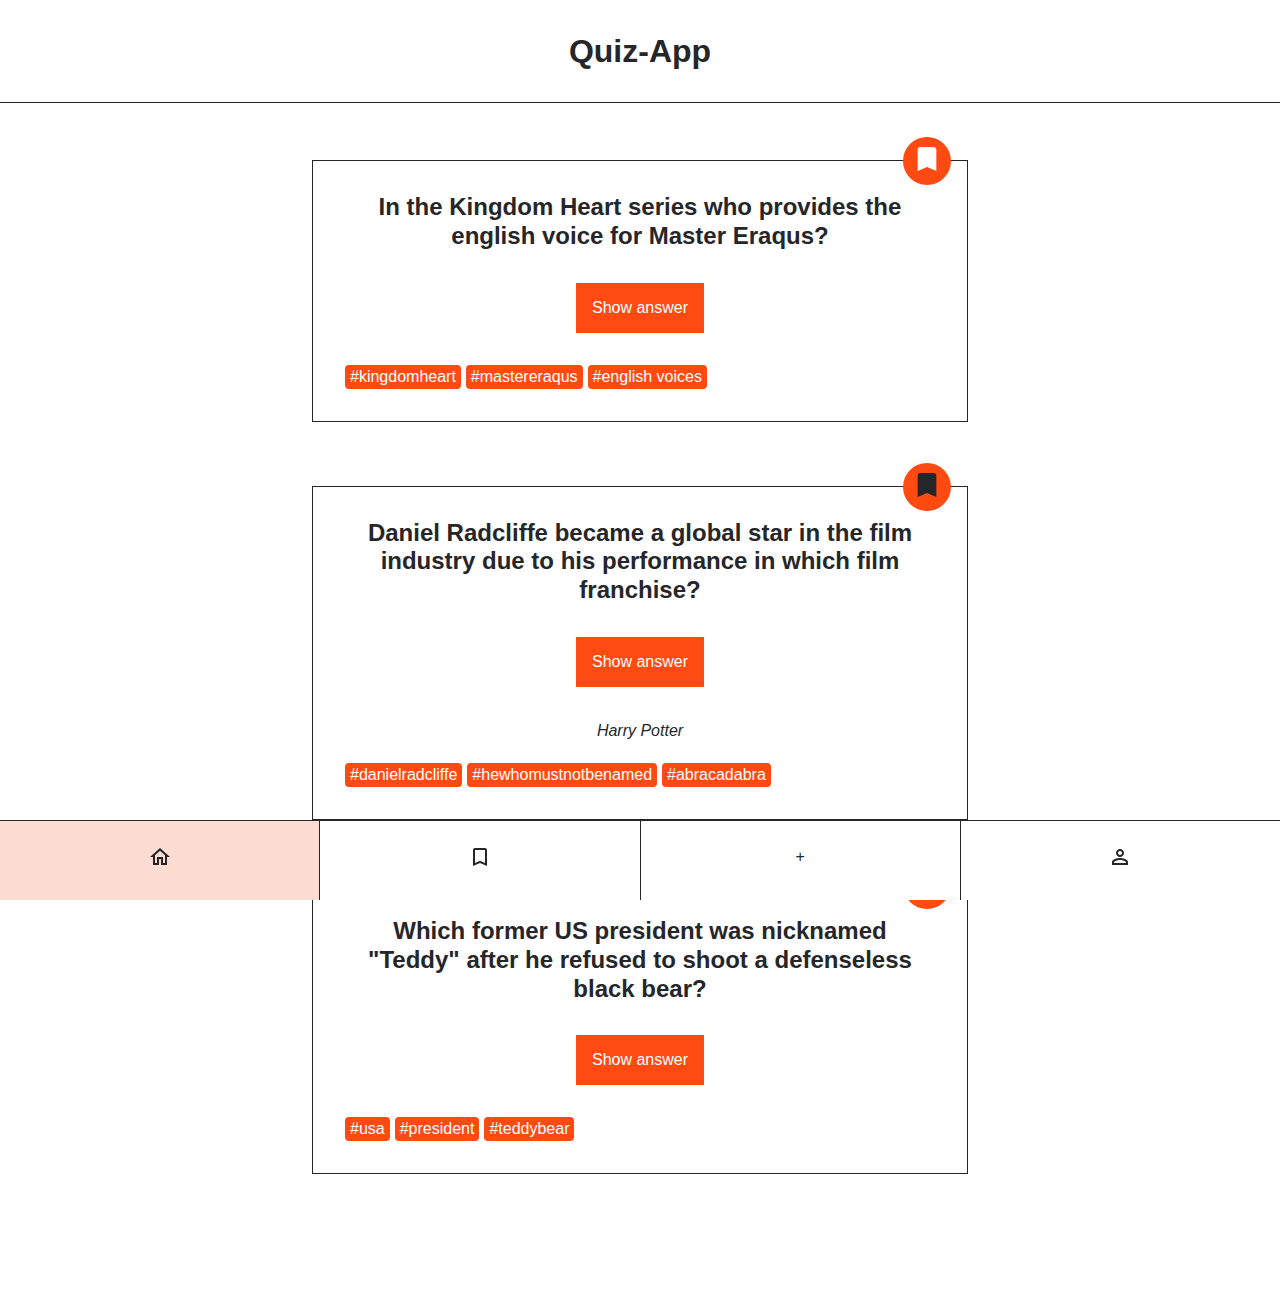
<file: index.html>
<!DOCTYPE html>
<html lang="en">
  <head>
    <meta charset="UTF-8" />
    <meta http-equiv="X-UA-Compatible" content="IE=edge" />
    <meta name="viewport" content="width=device-width, initial-scale=1.0" />
    <title>Quiz-App</title>
    <link rel="stylesheet" href="./styles.css" />
    <script src="/index.js" defer></script>
  </head>
  <body>
    <header class="header">
      <h1 class="header__title">Quiz-App</h1>
    </header>
    <main>
      <ul class="card-list">
        <!--
                FIRST CARD
              -->
        <li class="card-list__item">
          <article class="card">
            <h2 class="card__question">
              In the Kingdom Heart series who provides the english voice for
              Master Eraqus?
            </h2>
            <button
              class="card__button-answer"
              type="button"
              data-js="answer-button"
            >
              Show answer
            </button>
            <p class="card__answer" data-js="answer">Mark Hamill</p>
            <ul class="card__tag-list">
              <li class="card__tag-list-item">#kingdomheart</li>
              <li class="card__tag-list-item">#mastereraqus</li>
              <li class="card__tag-list-item">#english voices</li>
            </ul>
            <div class="card__button-bookmark">
              <button
                class="bookmark"
                aria-label="bookmark"
                type="button"
                data-js="bookmark-button"
              >
                <svg
                  class="bookmark__icon"
                  xmlns="http://www.w3.org/2000/svg"
                  viewbox="0 0 24 24"
                >
                  <path
                    d="M17 3H7c-1.1 0-2 .9-2 2v16l7-3 7 3V5c0-1.1-.9-2-2-2z"
                  />
                </svg>
              </button>
            </div>
          </article>
        </li>
        <!--
                SECOND CARD
              -->
        <li class="card-list__item">
          <article class="card">
            <h2 class="card__question">
              Daniel Radcliffe became a global star in the film industry due to
              his performance in which film franchise?
            </h2>
            <button class="card__button-answer" type="button">
              Show answer
            </button>
            <p class="card__answer card__answer--active">Harry Potter</p>
            <ul class="card__tag-list">
              <li class="card__tag-list-item">#danielradcliffe</li>
              <li class="card__tag-list-item">#hewhomustnotbenamed</li>
              <li class="card__tag-list-item">#abracadabra</li>
            </ul>
            <div class="card__button-bookmark">
              <button
                class="bookmark bookmark--active"
                aria-label="bookmark"
                type="button"
              >
                <svg
                  class="bookmark__icon"
                  xmlns="http://www.w3.org/2000/svg"
                  viewbox="0 0 24 24"
                >
                  <path
                    d="M17 3H7c-1.1 0-2 .9-2 2v16l7-3 7 3V5c0-1.1-.9-2-2-2z"
                  />
                </svg>
              </button>
            </div>
          </article>
        </li>
        <!--
                THIRD CARD
              -->
        <li class="card-list__item">
          <article class="card">
            <h2 class="card__question">
              Which former US president was nicknamed &quot;Teddy&quot; after he
              refused to shoot a defenseless black bear?
            </h2>
            <button class="card__button-answer" type="button">
              Show answer
            </button>
            <p class="card__answer">Theodore Roosevelt</p>
            <ul class="card__tag-list">
              <li class="card__tag-list-item">#usa</li>
              <li class="card__tag-list-item">#president</li>
              <li class="card__tag-list-item">#teddybear</li>
            </ul>
            <div class="card__button-bookmark">
              <button class="bookmark" aria-label="bookmark" type="button">
                <svg
                  class="bookmark__icon"
                  xmlns="http://www.w3.org/2000/svg"
                  viewbox="0 0 24 24"
                >
                  <path
                    d="M17 3H7c-1.1 0-2 .9-2 2v16l7-3 7 3V5c0-1.1-.9-2-2-2z"
                  />
                </svg>
              </button>
            </div>
          </article>
        </li>
      </ul>
    </main>

    <nav class="navigation">
      <ul class="navigation__list">
        <li class="navigation__list-item navigation__list-item--active">
          <a
            class="navigation__link"
            href="/index.html"
            aria-label="go to home page"
          >
            <svg
              xmlns="http://www.w3.org/2000/svg"
              height="24px"
              viewbox="0 0 24 24"
              width="24px"
            >
              <path
                d="M12 5.69l5 4.5V18h-2v-6H9v6H7v-7.81l5-4.5M12 3L2 12h3v8h6v-6h2v6h6v-8h3L12 3z"
              />
            </svg>
          </a>
        </li>
        <li class="navigation__list-item">
          <a
            class="navigation__link"
            href="/bookmarks.html"
            aria-label="go to bookmarks page"
          >
            <svg
              xmlns="http://www.w3.org/2000/svg"
              height="24px"
              viewbox="0 0 24 24"
              width="24px"
            >
              <path
                d="M17 3H7c-1.1 0-2 .9-2 2v16l7-3 7 3V5c0-1.1-.9-2-2-2zm0 15l-5-2.18L7 18V5h10v13z"
              />
            </svg>
          </a>
        </li>
        <li class="navigation__list-item">+</li>
        <li class="navigation__list-item">
          <a
            class="navigation__link"
            href="/profile.html"
            aria-label="go to profile page"
          >
            <svg
              xmlns="http://www.w3.org/2000/svg"
              height="24px"
              viewbox="0 0 24 24"
              width="24px"
            >
              <path
                d="M12 6c1.1 0 2 .9 2 2s-.9 2-2 2-2-.9-2-2 .9-2 2-2m0 9c2.7 0 5.8 1.29 6 2v1H6v-.99c.2-.72 3.3-2.01 6-2.01m0-11C9.79 4 8 5.79 8 8s1.79 4 4 4 4-1.79 4-4-1.79-4-4-4zm0 9c-2.67 0-8 1.34-8 4v3h16v-3c0-2.66-5.33-4-8-4z"
              />
            </svg>
          </a>
        </li>
      </ul>
    </nav>
  </body>
</html>
</file>
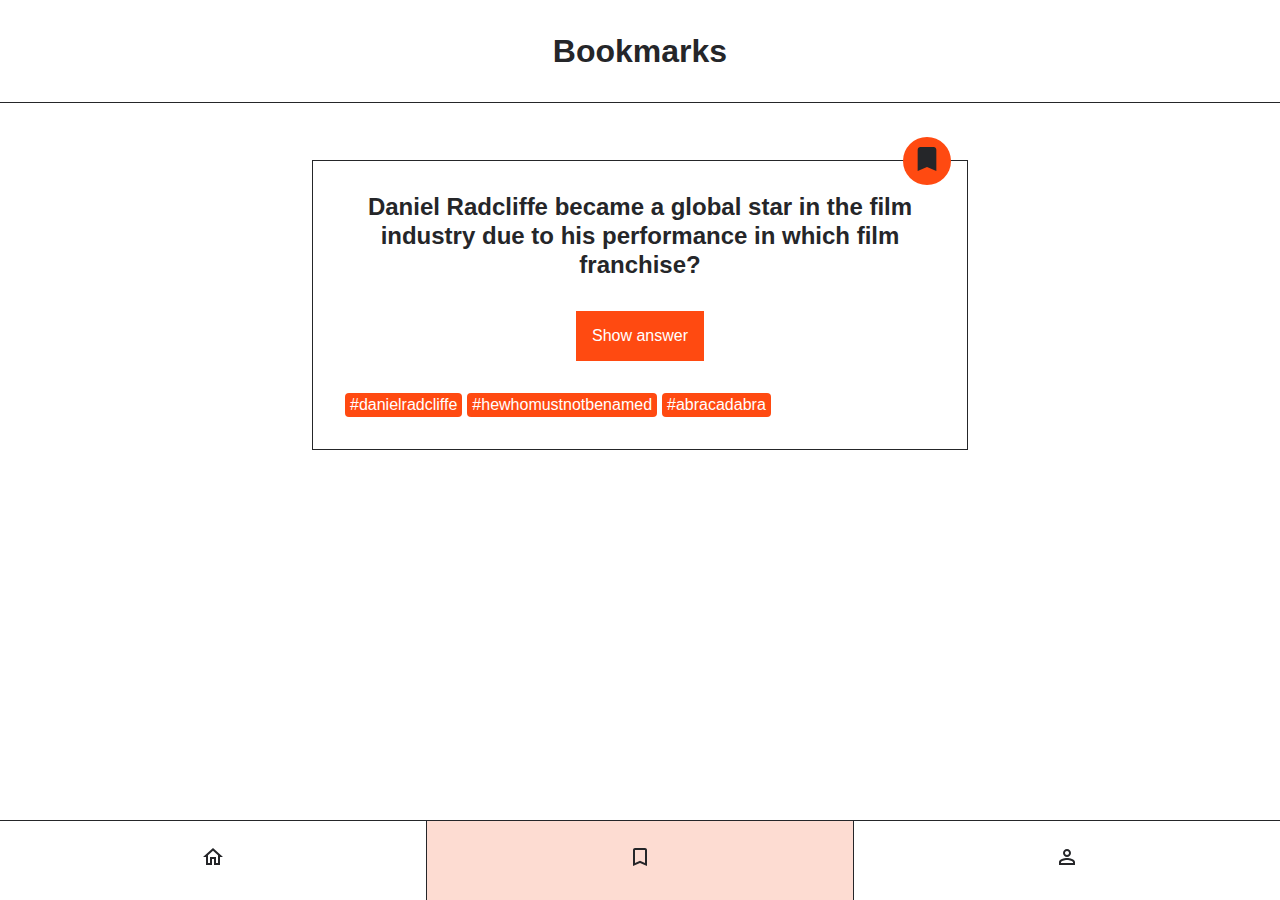
<file: bookmarks.html>
<!DOCTYPE html>
<html lang="en">
  <head>
    <meta charset="UTF-8" />
    <meta http-equiv="X-UA-Compatible" content="IE=edge" />
    <meta name="viewport" content="width=device-width, initial-scale=1.0" />
    <title>Quiz-App</title>
    <link rel="stylesheet" href="./styles.css" />
  </head>
  <body>
    <header class="header">
      <h1 class="header__title">Bookmarks</h1>
    </header>
    <main>
      <ul class="card-list">
        <li class="card-list__item">
          <article class="card">
            <h2 class="card__question">
              Daniel Radcliffe became a global star in the film industry due to
              his performance in which film franchise?
            </h2>
            <button class="card__button-answer" type="button">
              Show answer
            </button>
            <p class="card__answer">Harry Potter</p>
            <ul class="card__tag-list">
              <li class="card__tag-list-item">#danielradcliffe</li>
              <li class="card__tag-list-item">#hewhomustnotbenamed</li>
              <li class="card__tag-list-item">#abracadabra</li>
            </ul>
            <div class="card__button-bookmark">
              <button
                class="bookmark bookmark--active"
                aria-label="bookmark"
                type="button"
              >
                <svg
                  class="bookmark__icon"
                  xmlns="http://www.w3.org/2000/svg"
                  viewbox="0 0 24 24"
                >
                  <path
                    d="M17 3H7c-1.1 0-2 .9-2 2v16l7-3 7 3V5c0-1.1-.9-2-2-2z"
                  />
                </svg>
              </button>
            </div>
          </article>
        </li>
      </ul>
    </main>

    <nav class="navigation">
      <ul class="navigation__list">
        <li class="navigation__list-item">
          <a
            class="navigation__link"
            href="/index.html"
            aria-label="go to home page"
          >
            <svg
              xmlns="http://www.w3.org/2000/svg"
              height="24px"
              viewbox="0 0 24 24"
              width="24px"
            >
              <path
                d="M12 5.69l5 4.5V18h-2v-6H9v6H7v-7.81l5-4.5M12 3L2 12h3v8h6v-6h2v6h6v-8h3L12 3z"
              />
            </svg>
          </a>
        </li>
        <li class="navigation__list-item navigation__list-item--active">
          <a
            class="navigation__link"
            href="/bookmarks.html"
            aria-label="go to bookmarks page"
          >
            <svg
              xmlns="http://www.w3.org/2000/svg"
              height="24px"
              viewbox="0 0 24 24"
              width="24px"
            >
              <path
                d="M17 3H7c-1.1 0-2 .9-2 2v16l7-3 7 3V5c0-1.1-.9-2-2-2zm0 15l-5-2.18L7 18V5h10v13z"
              />
            </svg>
          </a>
        </li>
        <li class="navigation__list-item">
          <a
            class="navigation__link"
            href="/profile.html"
            aria-label="go to profile page"
          >
            <svg
              xmlns="http://www.w3.org/2000/svg"
              height="24px"
              viewbox="0 0 24 24"
              width="24px"
            >
              <path
                d="M12 6c1.1 0 2 .9 2 2s-.9 2-2 2-2-.9-2-2 .9-2 2-2m0 9c2.7 0 5.8 1.29 6 2v1H6v-.99c.2-.72 3.3-2.01 6-2.01m0-11C9.79 4 8 5.79 8 8s1.79 4 4 4 4-1.79 4-4-1.79-4-4-4zm0 9c-2.67 0-8 1.34-8 4v3h16v-3c0-2.66-5.33-4-8-4z"
              />
            </svg>
          </a>
        </li>
      </ul>
    </nav>
  </body>
</html>
</file>
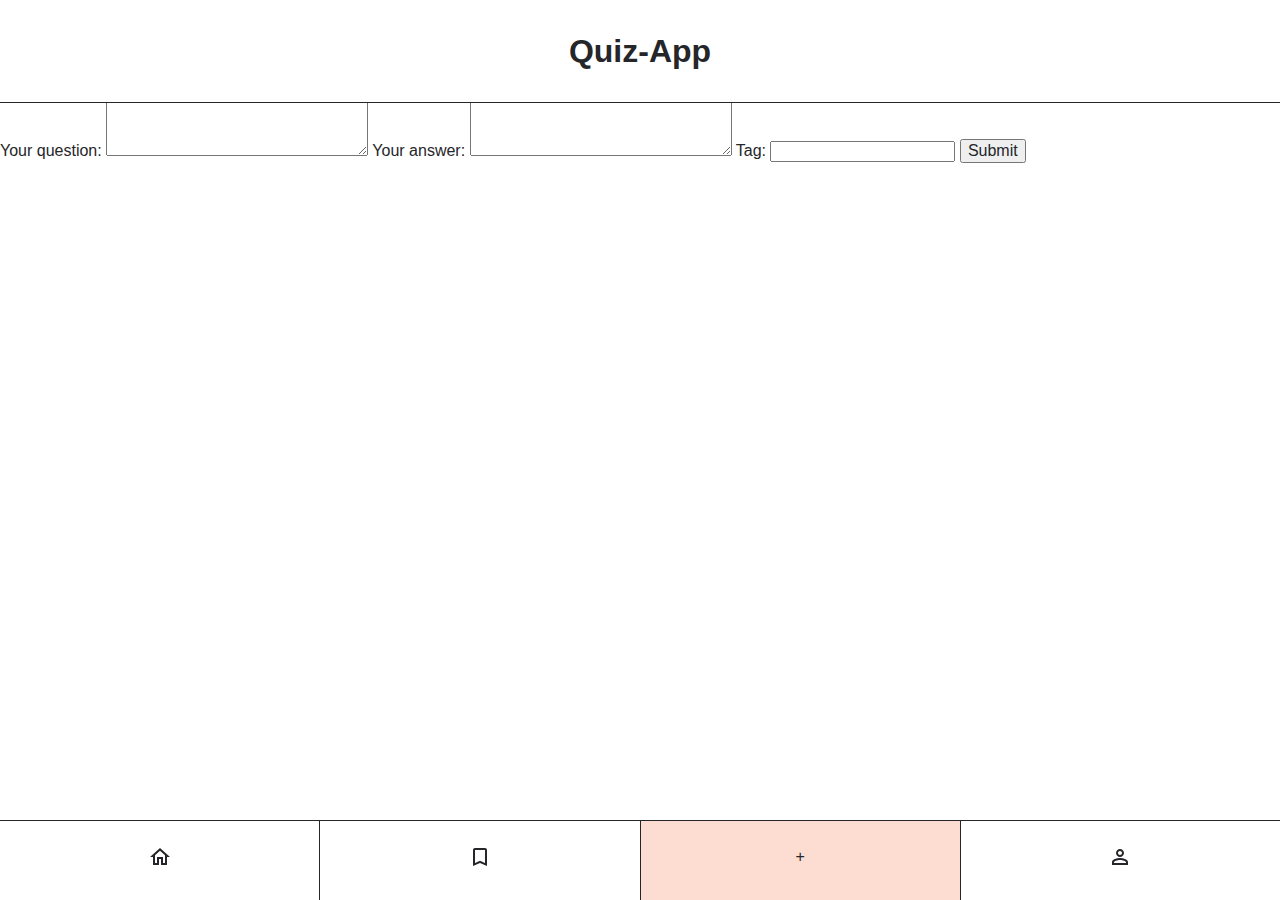
<file: form.html>
<!DOCTYPE html>
<html lang="en">
  <head>
    <meta charset="UTF-8" />
    <meta name="viewport" content="width=device-width, initial-scale=1.0" />
    <title>Document</title>
    <link rel="stylesheet" href="styles.css" />
    <script src="./form.js" defer></script>
  </head>
  <body>
    <header class="header">
      <h1 class="header__title">Quiz-App</h1>
    </header>
    <main data-js="main">
      <form class="yourquestion__card" data-js="form">
        <label for="yourQuestion">Your question:</label>
        <textarea
          name="yourQuestion"
          id="yourQuestion"
          cols="30"
          rows="10"
          maxlength="150"
        ></textarea>
        <label for="yourAnswer">Your answer:</label>

        <textarea
          name="yourAnswer"
          id="yourAnswer"
          cols="30"
          rows="10"
          maxlength="150"
        ></textarea>
        <label for="tag">Tag:</label>

        <input type="text" name="tag" id="tag" />
        <button type="submit">Submit</button>
      </form>
    </main>
    <nav class="navigation">
      <ul class="navigation__list">
        <li class="navigation__list-item">
          <a
            class="navigation__link"
            href="/index.html"
            aria-label="go to home page"
          >
            <svg
              xmlns="http://www.w3.org/2000/svg"
              height="24px"
              viewbox="0 0 24 24"
              width="24px"
            >
              <path
                d="M12 5.69l5 4.5V18h-2v-6H9v6H7v-7.81l5-4.5M12 3L2 12h3v8h6v-6h2v6h6v-8h3L12 3z"
              />
            </svg>
          </a>
        </li>
        <li class="navigation__list-item">
          <a
            class="navigation__link"
            href="/bookmarks.html"
            aria-label="go to bookmarks page"
          >
            <svg
              xmlns="http://www.w3.org/2000/svg"
              height="24px"
              viewbox="0 0 24 24"
              width="24px"
            >
              <path
                d="M17 3H7c-1.1 0-2 .9-2 2v16l7-3 7 3V5c0-1.1-.9-2-2-2zm0 15l-5-2.18L7 18V5h10v13z"
              />
            </svg>
          </a>
        </li>
        <li class="navigation__list-item navigation__list-item--active">+</li>
        <li class="navigation__list-item">
          <a
            class="navigation__link"
            href="/profile.html"
            aria-label="go to profile page"
          >
            <svg
              xmlns="http://www.w3.org/2000/svg"
              height="24px"
              viewbox="0 0 24 24"
              width="24px"
            >
              <path
                d="M12 6c1.1 0 2 .9 2 2s-.9 2-2 2-2-.9-2-2 .9-2 2-2m0 9c2.7 0 5.8 1.29 6 2v1H6v-.99c.2-.72 3.3-2.01 6-2.01m0-11C9.79 4 8 5.79 8 8s1.79 4 4 4 4-1.79 4-4-1.79-4-4-4zm0 9c-2.67 0-8 1.34-8 4v3h16v-3c0-2.66-5.33-4-8-4z"
              />
            </svg>
          </a>
        </li>
      </ul>
    </nav>
  </body>
</html>
</file>
<file: styles.css>
@import "./global.css";

@import "./components/bookmark/bookmark.css";
@import "./components/card-list/card-list.css";
@import "./components/card/card.css";
@import "./components/header/header.css";
@import "./components/navigation/navigation.css";
@import "./components/profile/profile.css";
@import "./components/counter-list/counter-list.css";
@import "./components/card-list/input-question-card-list.css";
</file>
